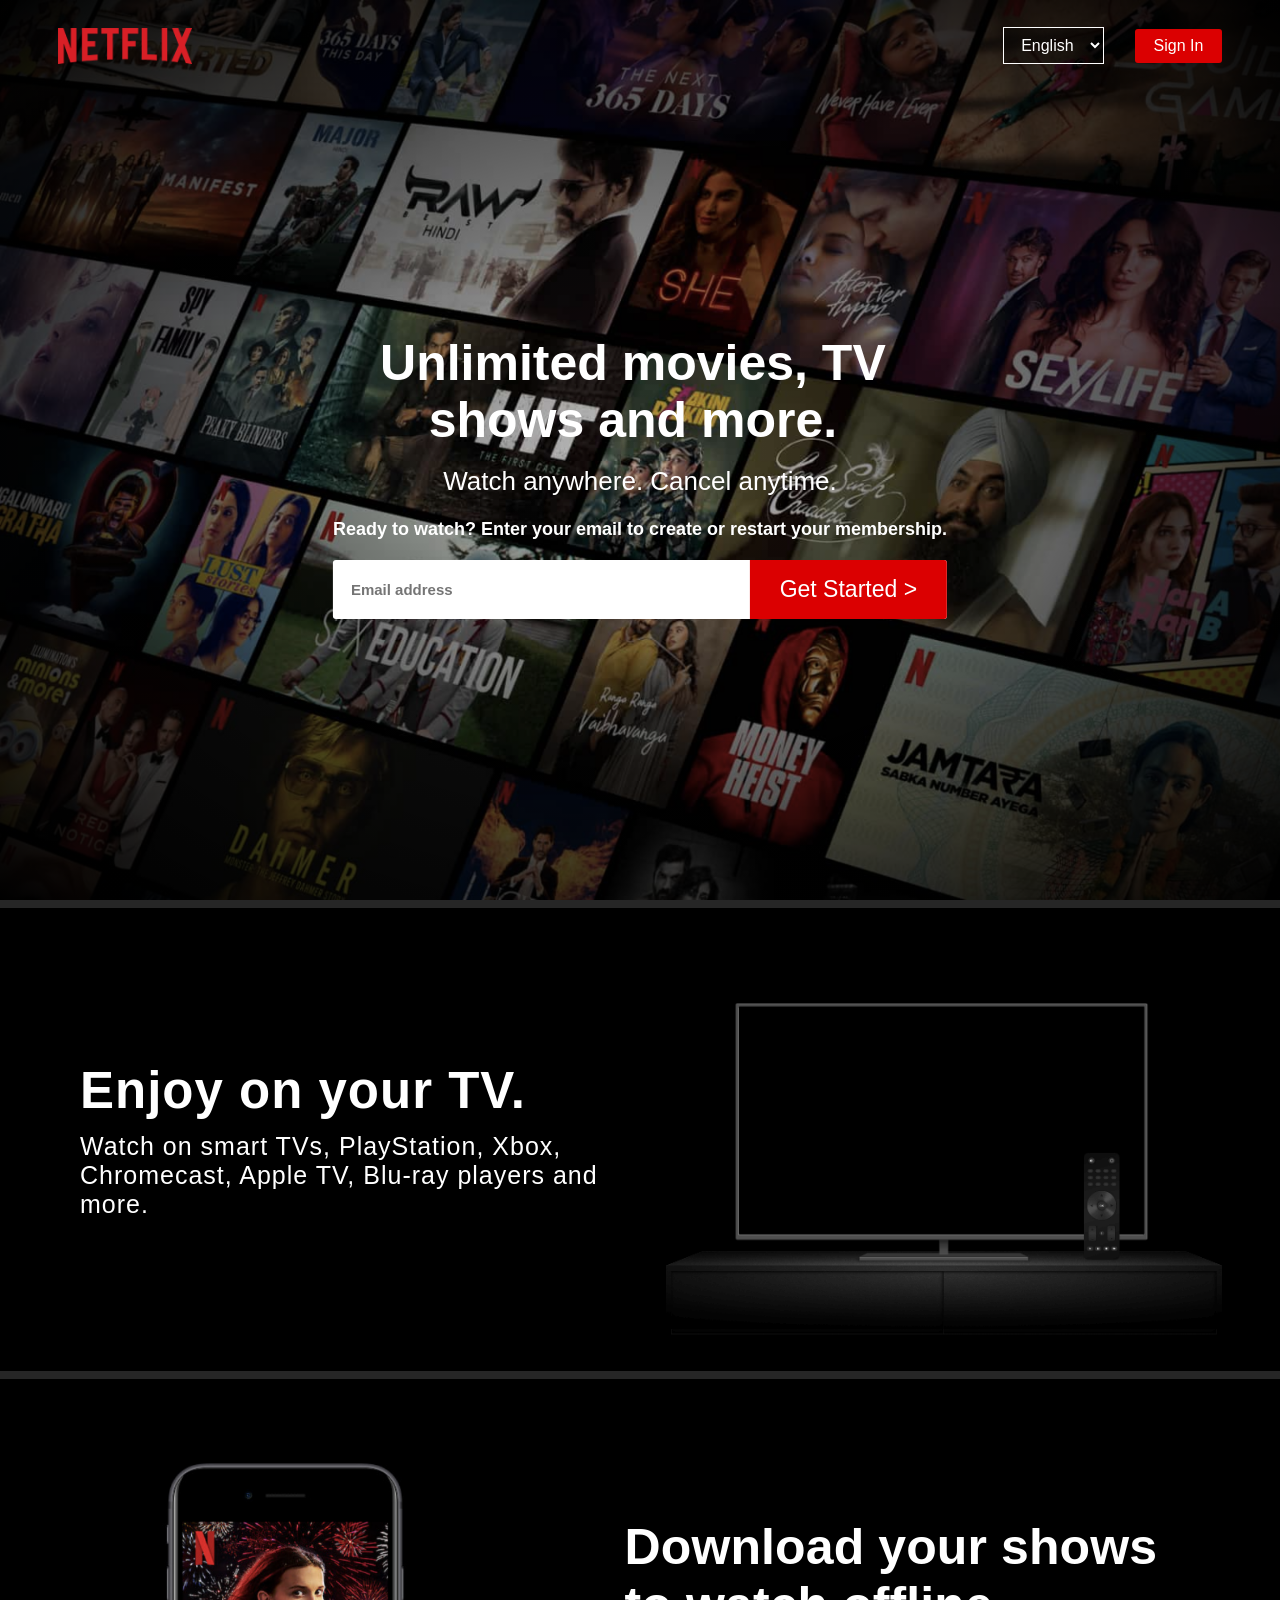
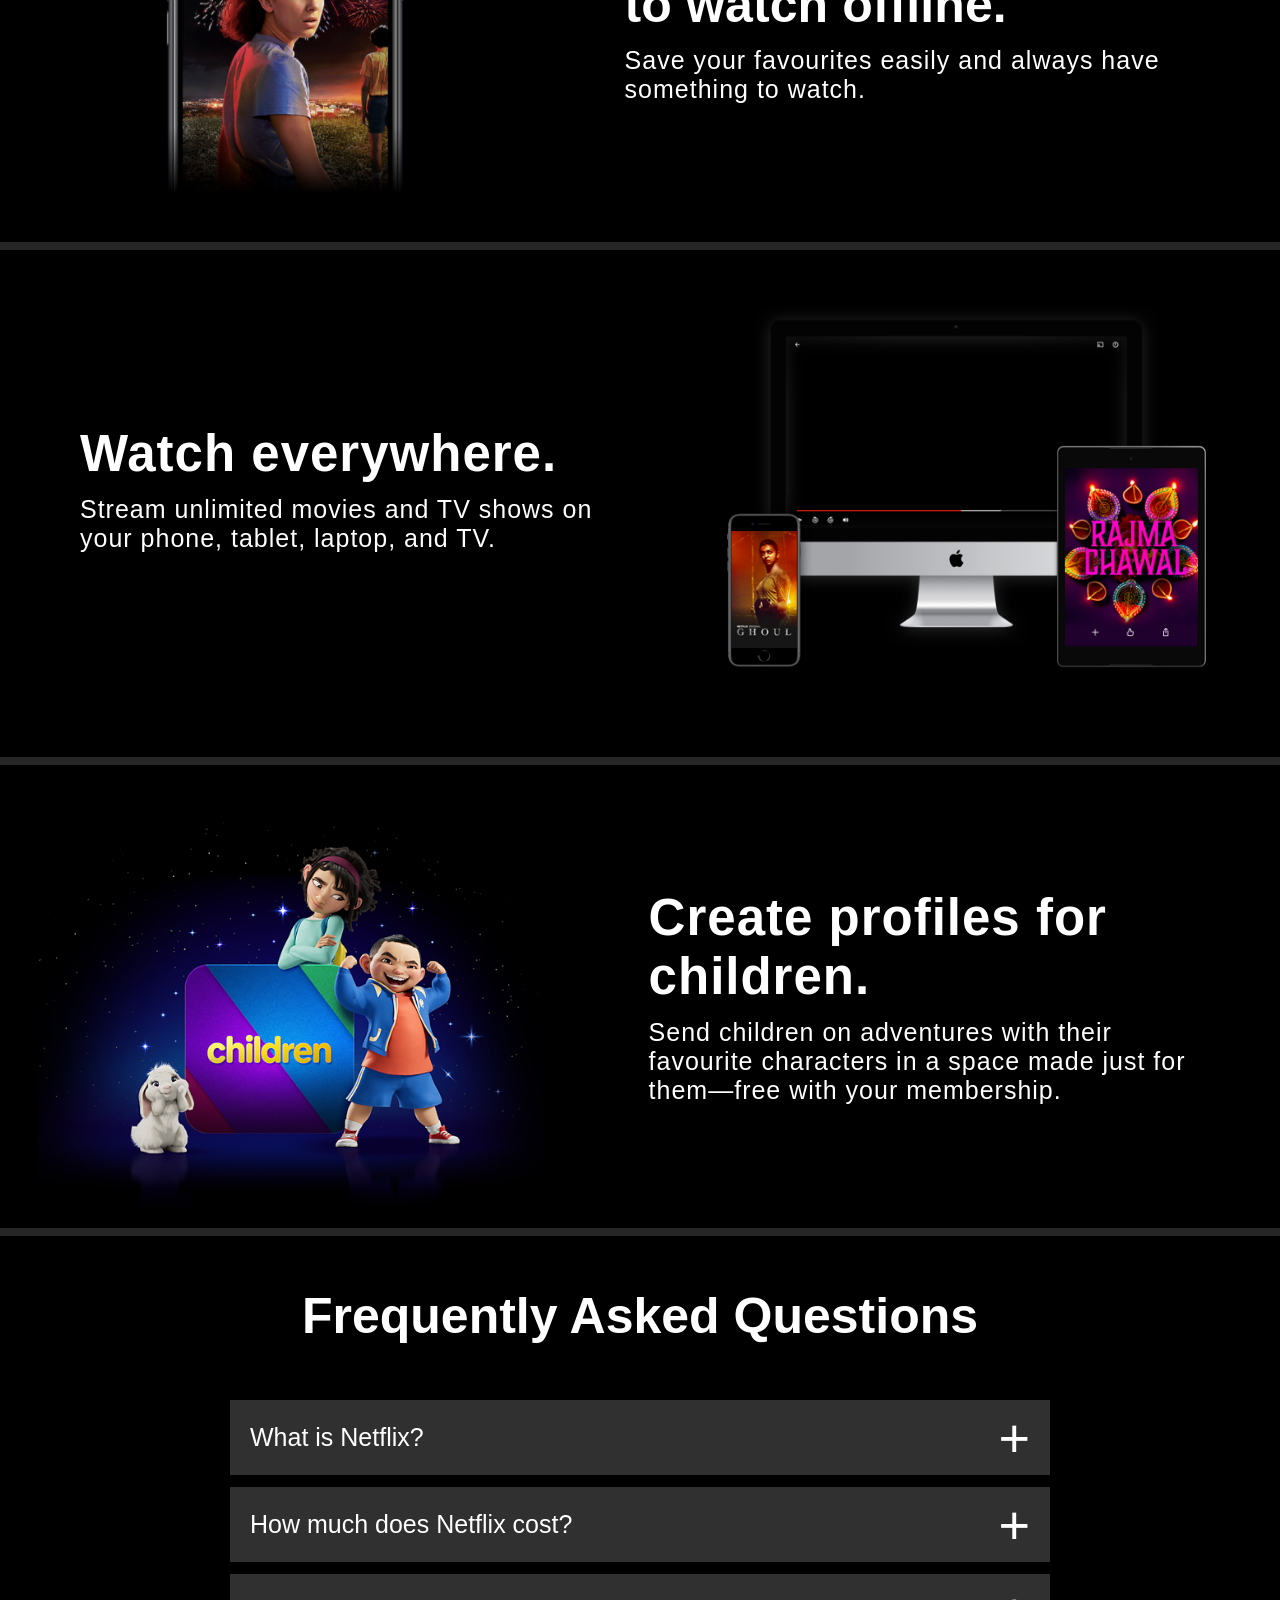
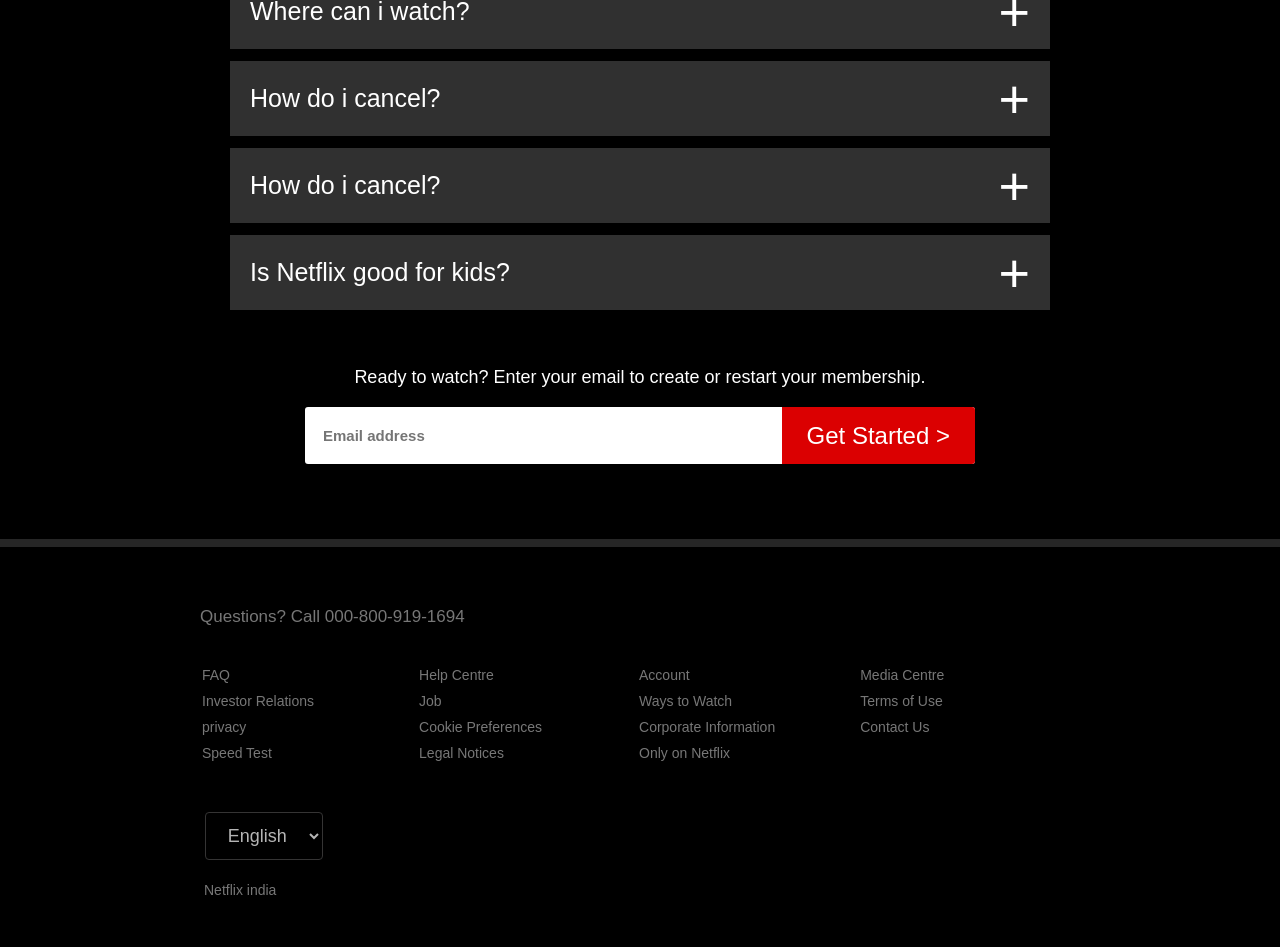
<file: index.html>
<!DOCTYPE html>
<html lang="en">
<head>
    <meta charset="UTF-8">
    <meta http-equiv="X-UA-Compatible" content="IE=edge">
    <meta name="viewport" content="width=device-width, initial-scale=1.0">
    <title>Netflix Homepage</title>
    <link rel="stylesheet" href="./style.css">
</head>
<body>
    <div class="header">
        <nav>
            <img class="logo" src="./images/logo.png" alt="">
            <div>
                
                <select  class="lng-btn" name="" id="">
                <option  class="lang" value="">English</option> 
                <option class="lang" value="">हिंदी</option>
                </select>
                <button>Sign In</button>
                
            </div>
        </nav>
        <div class="header-content">
           <h1> Unlimited movies, TV shows and more.</h1>
           <h5>Watch anywhere. Cancel anytime.</h5>
           <p>Ready to watch? Enter your email to create or restart your membership.</p>
           <form class="email-signup">
            <input type="email" placeholder="Email address" required>
            <button type="submit">Get Started ></button>
           </form>
        </div>
    </div>
    <hr>
    <section class="part1">
        <div class="text">
            <h1>Enjoy on your TV.</h1>
            <p>Watch on smart TVs, PlayStation, Xbox,<br> Chromecast, Apple TV, Blu-ray players and<br> more.</p>
        </div>
        <div class="image">
            <img src="./images/tv (1).png" alt="">
            <div class="video1">
                <video  autoplay muted loop play="myVideo">
                    <source src="./images/video-tv-in-0819.m4v" type="video/mp4"> 
                </video>
            </div> 
        </div>
    </section>
    <hr>
    <section class="part2">
        <div class="image">
            <img src="./images/w.png" alt="">
        </div>
        <div class="text">
            <h1>Download your shows <br> to watch offline.</h1>
            <p>Save your favourites easily and always have <br> something to watch.</p>
        </div>
        
    </section>
    <hr>
    <section class="part3">
        <div class="text">
            <h1>Watch everywhere.</h1>
            <p>Stream unlimited movies and TV shows on <br> your phone, tablet, laptop, and TV.</p>
        </div>
        <div class="image">
            <img src="./images/device-pile-in.png" alt="">
            <div class="video3">
                <video autoplay muted loop play="myVideo">
                    <source src="./images/video-devices-in.m4v" type="video/mp4"> 
                </video>
            </div> 
        </div>
    </section>
    <hr>
    <section class="part4">
        <div class="image">
            <img src="./images/children.png" alt="">
        </div>
        <div class="text">
            <h1>Create profiles for <br> children.</h1>
            <p>Send children on adventures with their <br> favourite characters in a space made just for <br> them—free with your membership.</p>
        </div>
        
    </section>
    <hr>
   
    <div class="faq">
        <h2>Frequently Asked Questions</h2>
        <ul class="accordion" >
            <li>
                <input type="radio" name="accordion" id="first">
                <label for="first">What is Netflix?</label>
                <div class="Content">
                    <p>Netflix is a streaming service that offers a wide variety of award-winning TV shows, 
                        movies, anime, documentaries and more – on thousands of internet-connected devices.
                        <br>
                        <br>
                        You can watch as much as you want, whenever you want, without a single ad – all for one low monthly price. 
                        There's always something new to discover, and new TV shows and movies are added every week!</p>
                </div>
            </li>

            <li>
                <input type="radio" name="accordion" id="second">
                <label for="second">How much does Netflix cost?</label>
                <div class="Content">
                    <p>Watch Netflix on your smartphone, tablet, Smart TV,
                     laptop, or streaming device, all for one fixed monthly fee. Plans range from ₹ 149 to ₹ 649 a month. 
                     No extra costs, no contracts.</p>
                </div>
            </li>

            <li>
                <input type="radio" name="accordion" id="third">
                <label for="third">Where can i watch?</label>
                <div class="Content">
                    <p>Watch Netflix on your smartphone, tablet, Smart TV,
                     laptop, or streaming device, all for one fixed monthly fee. Plans range from ₹ 149 to ₹ 649 a month. 
                     No extra costs, no contracts.
                     <br><br>
                     You can also download your favourite shows with the iOS, Android, or Windows 10 app. 
                     Use downloads to watch while you're on the go and without an internet connection. 
                     Take Netflix with you anywhere.
                    </p>
                </div>
            </li>

            <li>
                <input type="radio" name="accordion" id="fourth">
                <label for="fourth">How do i cancel?</label>
                <div class="Content">
                    <p>Netflix is flexible. There are no annoying contracts and no commitments.
                       You can easily cancel your account online in two clicks.
                       There are no cancellation fees – start or stop your account anytime.</p>
                </div>
            </li>

            <li>
                <input type="radio" name="accordion" id="fifth">
                <label for="fifth">How do i cancel?</label>
                <div class="Content">
                    <p>Netflix has an extensive library of feature films, 
                        documentaries, TV shows, anime, award-winning Netflix originals, and more.
                         Watch as much as you want, anytime you want.
                    </p>
                </div>
            </li>

            <li>
                <input type="radio" name="accordion" id="sixth">
                <label for="sixth">Is Netflix good for kids?</label>
                <div class="Content">
                    <p>The Netflix Kids experience is included in your membership to give parents control
                         while kids enjoy family-friendly TV shows and films in their own space.
                        <br><br>
                        Kids profiles come with PIN-protected parental controls that let you restrict the maturity rating of content kids
                         can watch and block specific titles you don’t want kids to see.
                    </p>
                </div>
            </li>
        </ul>

        <p>Ready to watch? Enter your email to create or restart your membership.</p>
        
        <form class="email-signup1">
            <input type="email" placeholder="Email address" required>
            <button id="button1" type="submit">Get Started ></button>
           </form>
    
    </div>
    <hr>
   <div class="footer">
    <h3>Questions? Call <a id="call" href="https://www.netflix.com/in/tel:000-800-919-1694">000-800-919-1694</a></h3>

    <div class="rows">
        <div class="col space1">
            <a href="#">FAQ</a>
            <a href="#">Investor Relations</a>
            <a href="#">privacy</a>
            <a href="#">Speed Test</a>
        </div>

        <div class="col  space2">
            <a href="#">Help Centre</a>
            <a href="#">Job</a>
            <a href="#">Cookie Preferences</a>
            <a href="#">Legal Notices</a>
        </div>

        <div class="col">
            <a href="#">Account</a>
            <a href="#">Ways to Watch</a>
            <a href="#">Corporate Information</a>
            <a href="#">Only on Netflix</a>
        </div>

        <div class="col space3">
            <a href="#">Media Centre</a>
            <a href="#">Terms of Use</a>
            <a href="#">Contact Us</a>
        </div>
    </div>
    <select  class="lng-btn1" name="" id="">
        <option  class="lang1" value="">English</option> 
        <option class="lang1" value="">हिंदी</option>
        </select>
        <p class="end">Netflix india</p>
   </div>
</body>
</html>
</file>
<file: style.css>
*{
    margin: 0;
    padding: 0;
    font-family: Netflix Sans,Helvetica Neue,Segoe UI,Roboto,Ubuntu,sans-serif;
    box-sizing: border-box;
}
body{
    background: #000;
    color: white;
}
.header{
    width: 100%;
    height: 100vh;
    background-image: radial-gradient(Transparent,black), url(images/header-image.png);
    background-size: cover;
    background-position: center;
    padding: 10px 4.5%;
    position: relative;
}
nav{
    display: flex;
    align-items: center;
    justify-content: space-between;
    padding: 17px 0;
}
.logo{
    width: 134px;
    height: 36px;
    cursor: pointer;
}
nav button{
    border: 0;
    outline: 0;
    background: #db0001;
    color: #fff;
    padding: 8px 19px;
    font-size: 11px;
    border-radius: 3px;
    margin-left: 26px;
    font-size: 16px;
    cursor: pointer;
}
.lng-btn{
    display: inline-flex;
    align-items: center;
    background: linear-gradient(rgba(0,0,0,0.3),rgba(0,0,0,0.3));
    border: 1px solid #fff;
    padding: 8px 13px;
    color: #fff;
    font-size: 16px;
}
.lang{
    background: gray;
}
.header-content{
    position: absolute;
    top: 50%;
    left: 50%;
    transform: translate(-50%,-50%);
    text-align: center;
    margin-top: 27px;
}
.header-content h1{
    font-size: 50px;
    line-height: 57px;
    font-weight: 500px;
    max-width: 600px;
}
.header-content h5{
    font-weight: 400;
    line-height: 36px;
    margin-top: 14px;
    font-size: 26px;
    margin-bottom: 20px;
}
.header-content p{
    margin-bottom: 17px;
    font-weight: 600;
    font-size: 18px;
}
.email-signup{
    background: #fff;
    border-radius: 3px;
    display: flex;
    align-items: center;
    margin-top: 20px;
    overflow: hidden;
}
.email-signup input{
    flex: 1;
    border: 0;
    outline: 0;
    font-size: 15px;
    font-weight: 600;
    margin-left: 18px;
}
.email-signup button{
    background: #db0001;
    border: 0;
    outline: 0;
    color: #fff;
    font-size: 23px;
    cursor: pointer;
    padding: 16px 30px;  
}
.email-signup button:hover{
    background-color: #e81616;
}
hr{
    height: 8px;
    border: none;
    background: rgb(38, 38, 38);
}
section{
    display: flex;
    direction: row;
}
.part1{
    display: flex;
    flex-direction: row;
    justify-content: space-between;
    align-items: center;
    height: 463px;
   }
   .part1 .text{
    width: 50%;
    padding-left: 80px;
   

   }
   .part1 .text h1{
    font-size: 51px;
    letter-spacing: 1px;
   }
   .part1 .text p{
    padding-top: 12px;
    font-size: 25px;
    letter-spacing: 1px;
}
    .part1 .image{
    width: 48%;
    padding-right: 58px;
    padding-top: 10px;
  }
    .part1 .image img{
    width: 100%;
    padding-bottom: 28px;
    
    }
   .video1 {
    position: absolute;
    top: 753px;
    left: 730px;
 
    z-index: -1;  
  }
 .video1 video{
    height: 225px;
  }

  .part2{
    display: flex;
    flex-direction: row;
    justify-content: space-between;
    align-items: center;
    height: 463px;
   }
   .part2 .text{
    width: 58%;
    padding-left: 87px;
   

   }
   .part2 .text h1{
    font-size: 50px;
    letter-spacing: 0.1px;
   }
   .part2 .text p{
    padding-top: 12px;
    font-size: 25px;
    letter-spacing: 1px;
}
    .part2 .image{
    width: 40%;
    padding-right: 58px;
    padding-top: 10px;
  }
    .part2 .image img{
    width: 114%;
    padding-bottom: 28px;
    margin-left: 26px;
    
    }

    .part3{
        display: flex;
        flex-direction: row;
        justify-content: space-between;
        align-items: center;
        height: 477px;
        margin-bottom: 30px;
       }
       .part3 .text{
        width: 60%;
        padding-left: 80px;
       
    
       }
       .part3 .text h1{
        font-size: 51px;
        letter-spacing: 1px;
       }
       .part3 .text p{
        padding-top: 12px;
        font-size: 25px;
        letter-spacing: 1px;
    }
        .part3 .image{
        width: 53%;
        padding-right: 58px;
        
      }
        .part3 .image img{
        width: 103%;
        padding-top: 28px;
        }
        
        .video3 {
            position: absolute;
            top: 1677px;
            left: 789px;
         
            z-index: -1;  
          }
         .video3 video{
            height: 190px;
          }

          .part4{
            display: flex;
            flex-direction: row;
            justify-content: space-between;
            align-items: center;
            height: 463px;
           }
           .part4 .text{
            width: 60%;
            padding-left: 80px;
           
        
           }
           .part4 .text h1{
            font-size: 51px;
            letter-spacing: 1px;
           }
           .part4 .text p{
            padding-top: 12px;
            font-size: 25px;
            letter-spacing: 1px;
        }
            .part4 .image{
            width: 48%;
            padding-right: 58px;
            padding-top: 10px;
          }
            .part4 .image img{
            width: 103%;
            padding-top: 28px;
            margin-left: 38px;
            }
   
.faq{
    text-align: center;
    font-size: 18px;
    margin-bottom: 75px;
}
.faq h2{
    font-size: 50px;
    margin-top: 20px;
    padding-top: 31px;
}
.accordion{
    margin: 50px auto;
    width: 100%;
    max-width: 830px;
}
.accordion li{
    width: 100%;
    list-style: none;
    padding: 5px;
}
.accordion li label{
    display: flex;
    align-items: center;
    height: 75px;
    padding: 20px;
    font-size: 25px;
    font-weight: 500;
    background: #303030;
    margin-bottom: 2px;
    cursor:pointer;
    position: relative;
} 
label::after{
    content: '+';
    font-size: 54px;
    font-weight: 10;
    position: absolute;
    right: 20px;
    transition: transform 0.5s;
} 
input[type="radio"]{
    display: none;
}          
.accordion .Content{
    background: #303030;
    text-align: left;
    padding: 0 20px;
    max-height: 0;
    overflow: hidden;
    transition: padding 0.3s;

}
.accordion input[type="radio"]:checked + label + .Content{
    max-height: 600px;
    padding: 30px;
}
.accordion input[type="radio"]:checked + label::after{
    transform: rotate(45deg);
}
.last{
    width: 700px;
}

.email-signup1{
    background: #fff;
    border-radius: 3px;
    display: flex;
    align-items: center;
    overflow: hidden;
    margin: 19px 305px;
    height: 57px;
}
.email-signup1 input{
    flex: 1;
    border: 0;
    outline: 0;
    font-size: 15px;
    font-weight: 600;
    margin-left: 18px;
}
#button1{
    border: 0;
    outline: 0;
    background: #db0001;
    color: #fff;
    padding: 20px 25px;
    font-size: 11px;
    border-radius: 3px;
    margin-left: 26px;
    font-size: 24px;
    cursor: pointer;
}
.footer{
    padding: 60px 15%;
    color: #777;
    margin-bottom: 230px;
}
#call{
        text-decoration: none;
        color: #777;
}
.footer h3{
    font-weight: 350;
    font-size: 17px;
    margin-bottom: 30px;
    padding-left: 8px;
}
.footer .col{
    flex-basis: 25%;
    flex-grow: 1;
    margin-bottom: 20px;
    float: left;
}
.footer .col a{
    display: block;
    text-decoration: none;
    color: #777;
    font-size: 14px;
    margin: 10px;
}
.space1{
    margin-right: 85px;
}
.space2{
    margin-right: 77px;
}
.space3{
    padding-left: 65px;
}
.lng-btn1{
    position: absolute;
    align-items: center;
    background: linear-gradient(rgba(0,0,0,0.3),rgba(0,0,0,0.3));
    border: 1px solid rgb(53, 52, 52);
    left: 16%;
    color: #b5b5b5;
    padding: 12px 18px;
    text-decoration: none;
    font-size: 18px;
    margin-top: 155px;
    border-radius: 4px;

}
.lang1{
    background-color: #000;
}
.end{
    position: absolute;
    margin: 225px 12px;
    font-size: 14px;
}
</file>
